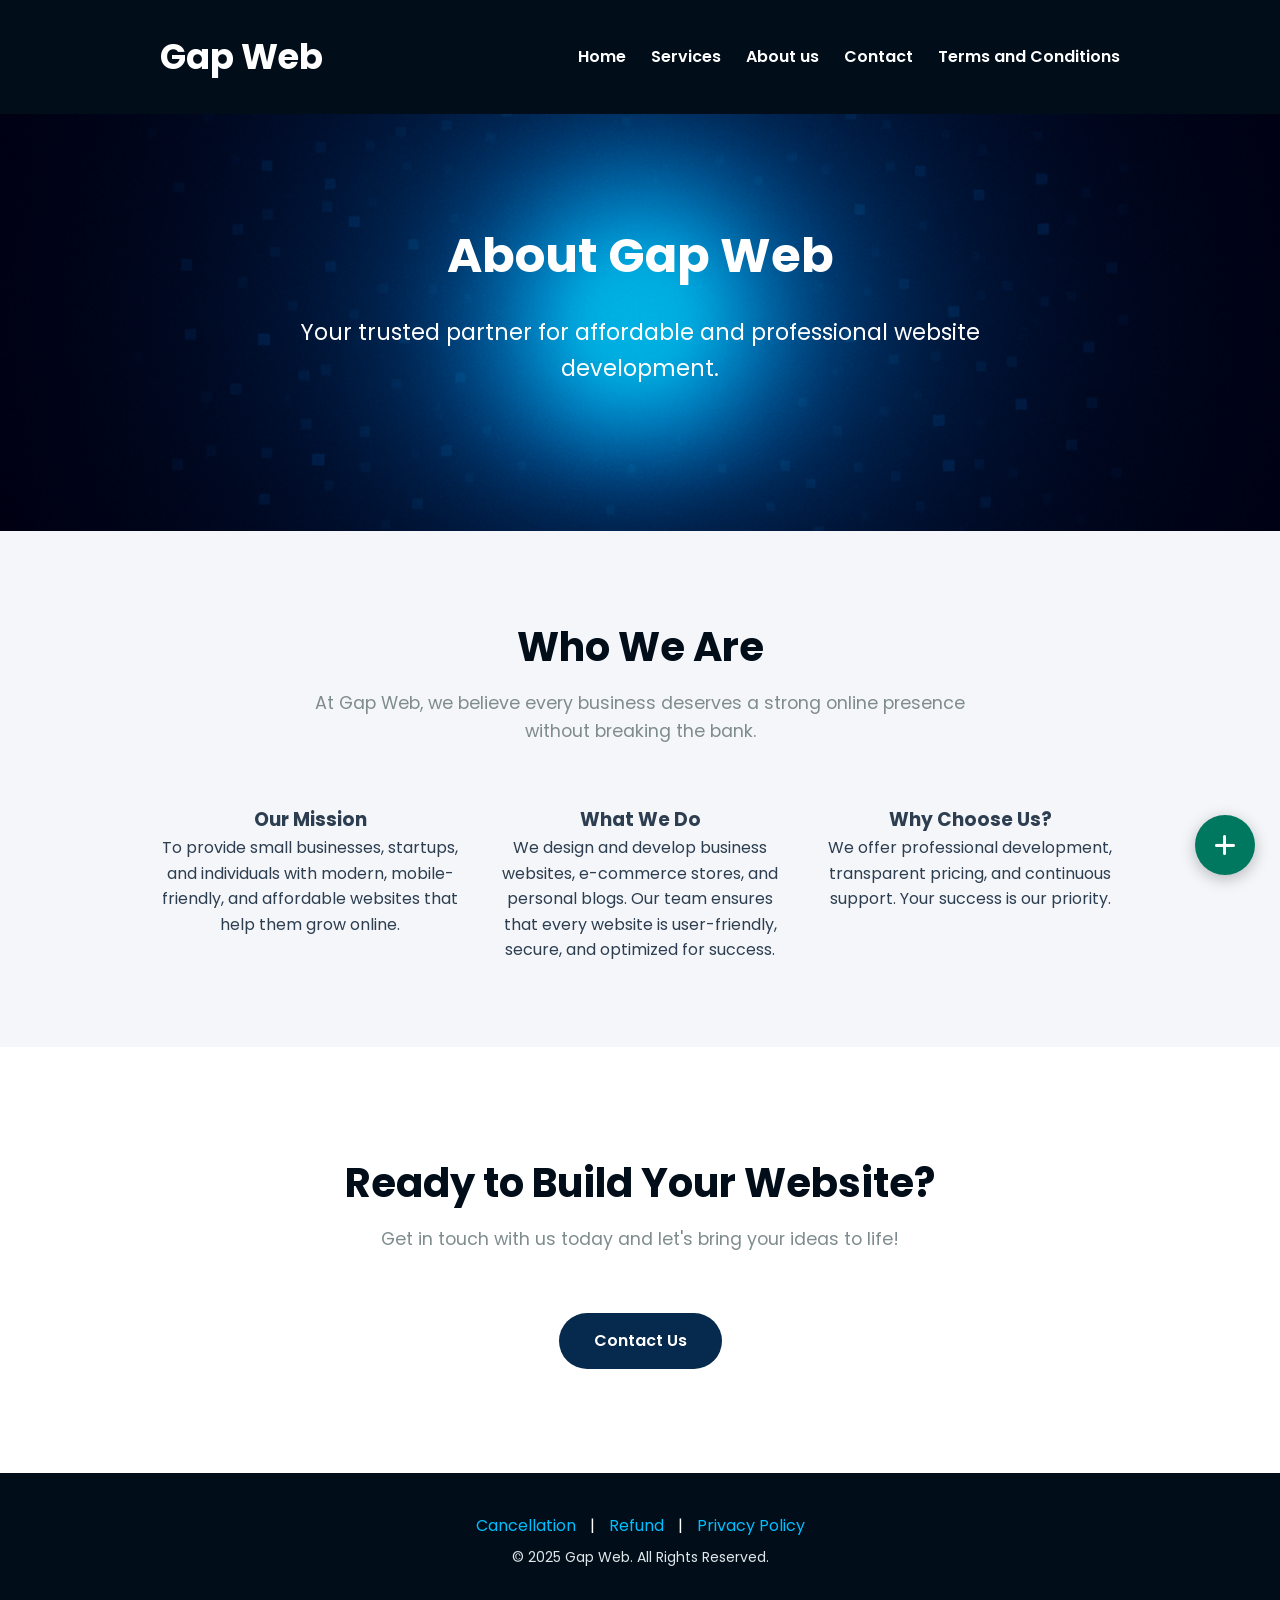
<file: about.html>
<!DOCTYPE html>
<html lang="en">
<head>
  <link
    rel="stylesheet"
    href="https://cdnjs.cloudflare.com/ajax/libs/font-awesome/6.5.0/css/all.min.css"
  />
  <meta charset="UTF-8" />
  <meta name="viewport" content="width=device-width, initial-scale=1.0"/>
  <title>About Us - Gap Web</title>
  <link rel="stylesheet" href="style.css">
</head>
<body>

  <nav class="navbar">
        <div class="container nav-container">
            <a href="index" class="logo">Gap Web</a>
            <ul class="nav-links" id="navLinks">
                <li><a href="index">Home</a></li>
                <li><a href="services">Services</a></li>
                <li><a href="about">About us</a></li>
                <li><a href="contact">Contact</a></li>
                <li><a href="terms">Terms and Conditions</a></li>
                
            </ul>
            <button class="nav-toggle" id="navToggle">
                ☰
            </button>
        </div>
    </nav>

  <!-- Hero -->
  <header id="hero">
    <div class="container">
      <h1>About Gap Web</h1>
      <p>Your trusted partner for affordable and professional website development.</p>
    </div>
  </header>

  <!-- About -->
  <section id="about">
    <div class="container">
      <h2>Who We Are</h2>
      <p class="subtitle">At Gap Web, we believe every business deserves a strong online presence without breaking the bank.</p>
      
      <div class="about-grid">
        <div class="about-item">
          <h3>Our Mission</h3>
          <p>To provide small businesses, startups, and individuals with modern, mobile-friendly, and affordable websites that help them grow online.</p>
        </div>
        <div class="about-item">
          <h3>What We Do</h3>
          <p>We design and develop business websites, e-commerce stores, and personal blogs. Our team ensures that every website is user-friendly, secure, and optimized for success.</p>
        </div>
        <div class="about-item">
          <h3>Why Choose Us?</h3>
          <p>We offer professional development, transparent pricing, and continuous support. Your success is our priority.</p>
        </div>
      </div>
    </div>
  </section>

  <!-- CTA -->
  <section id="cta">
    <div class="container">
      <h2>Ready to Build Your Website?</h2>
      <p class="subtitle">Get in touch with us today and let's bring your ideas to life!</p>
      <a href="contact.html" class="btn">Contact Us</a>
    </div>
  </section>

  <footer>
  <div class="container" style="text-align: center; padding: 20px 0;">
    
    <!-- Footer Links -->
    <p style="margin-bottom: 8px;">
      <a href="cancellation.html" style="color: #00bfff; text-decoration: none; margin: 0 10px;">Cancellation</a> |
      <a href="refund.html" style="color: #00bfff; text-decoration: none; margin: 0 10px;">Refund</a> |
      <a href="privacy.html" style="color: #00bfff; text-decoration: none; margin: 0 10px;">Privacy Policy</a>
    </p>

    <p style="color: #dfe7ea; font-size: 14px;">
      &copy; 2025 Gap Web. All Rights Reserved.
    </p>
  </div>
</footer>


  <!-- Script -->
  <script>
    // Scroll animation
    const observer = new IntersectionObserver(entries => {
      entries.forEach(entry => {
        if (entry.isIntersecting) {
          entry.target.classList.add('is-visible');
          observer.unobserve(entry.target);
        }
      });
    }, { threshold: 0.2 });

    document.querySelectorAll('section, header').forEach(el => {
      observer.observe(el);
    });

    // Navbar toggle
    const navToggle = document.getElementById('navToggle');
    const navLinks = document.getElementById('navLinks');
    navToggle.addEventListener('click', () => {
      navLinks.classList.toggle('show');
    });
    document.addEventListener('click', function(event) {
      const isClickInsideMenu = navLinks.contains(event.target);
      const isClickOnToggle = navToggle.contains(event.target);
      if (!isClickInsideMenu && !isClickOnToggle) {
          navLinks.classList.remove('show');
      }
    });
  </script>

 <style>
    /* ===== Floating CTA Base ===== */
    .cta-container {
      position: fixed;
      bottom: 25px;
      right: 25px;
      z-index: 999;
    }

    .cta-toggle {
      width: 60px;
      height: 60px;
      border-radius: 50%;
      background: #00775f;
      color: #fff;
      display: flex;
      align-items: center;
      justify-content: center;
      font-size: 24px;
      cursor: pointer;
      box-shadow: 0 4px 15px rgba(0, 0, 0, 0.25);
      transition: transform 0.3s ease;
    }

    .cta-toggle.rotate {
      transform: rotate(45deg);
      background: #004d40;
    }

    .cta-buttons {
      display: flex;
      flex-direction: column;
      align-items: center;
      position: absolute;
      bottom: 70px;
      right: 0;
      opacity: 0;
      pointer-events: none;
      transition: all 0.3s ease;
      gap: 12px;
    }

    .cta-container.active .cta-buttons {
      opacity: 1;
      pointer-events: auto;
      transform: translateY(-10px);
    }

    .cta-btn {
      width: 50px;
      height: 50px;
      border-radius: 50%;
      display: flex;
      align-items: center;
      justify-content: center;
      font-size: 22px;
      color: white;
      box-shadow: 0 3px 10px rgba(0, 0, 0, 0.25);
      transition: transform 0.3s ease, background 0.3s ease;
    }

    .cta-btn.whatsapp {
      background: #25d366;
    }

    .cta-btn.call {
      background: #007aff;
    }

    .cta-btn:hover {
      transform: scale(1.1);
    }
  </style>

  <div class="cta-container" id="ctaContainer">
    <div class="cta-toggle" id="ctaToggle">
      <i class="fas fa-plus"></i>
    </div>
    <div class="cta-buttons">
      <a href="https://wa.me/919888445252" target="_blank" class="cta-btn whatsapp">
        <i class="fab fa-whatsapp"></i>
      </a>
      <a href="tel:+919988720946" class="cta-btn call">
        <i class="fas fa-phone"></i>
      </a>
    </div>
  </div>

  <script>
    const toggle = document.getElementById("ctaToggle");
    const container = document.getElementById("ctaContainer");

    toggle.addEventListener("click", () => {
      container.classList.toggle("active");
      toggle.classList.toggle("rotate");
    });
  </script>
  
</body>
</html>
</file>
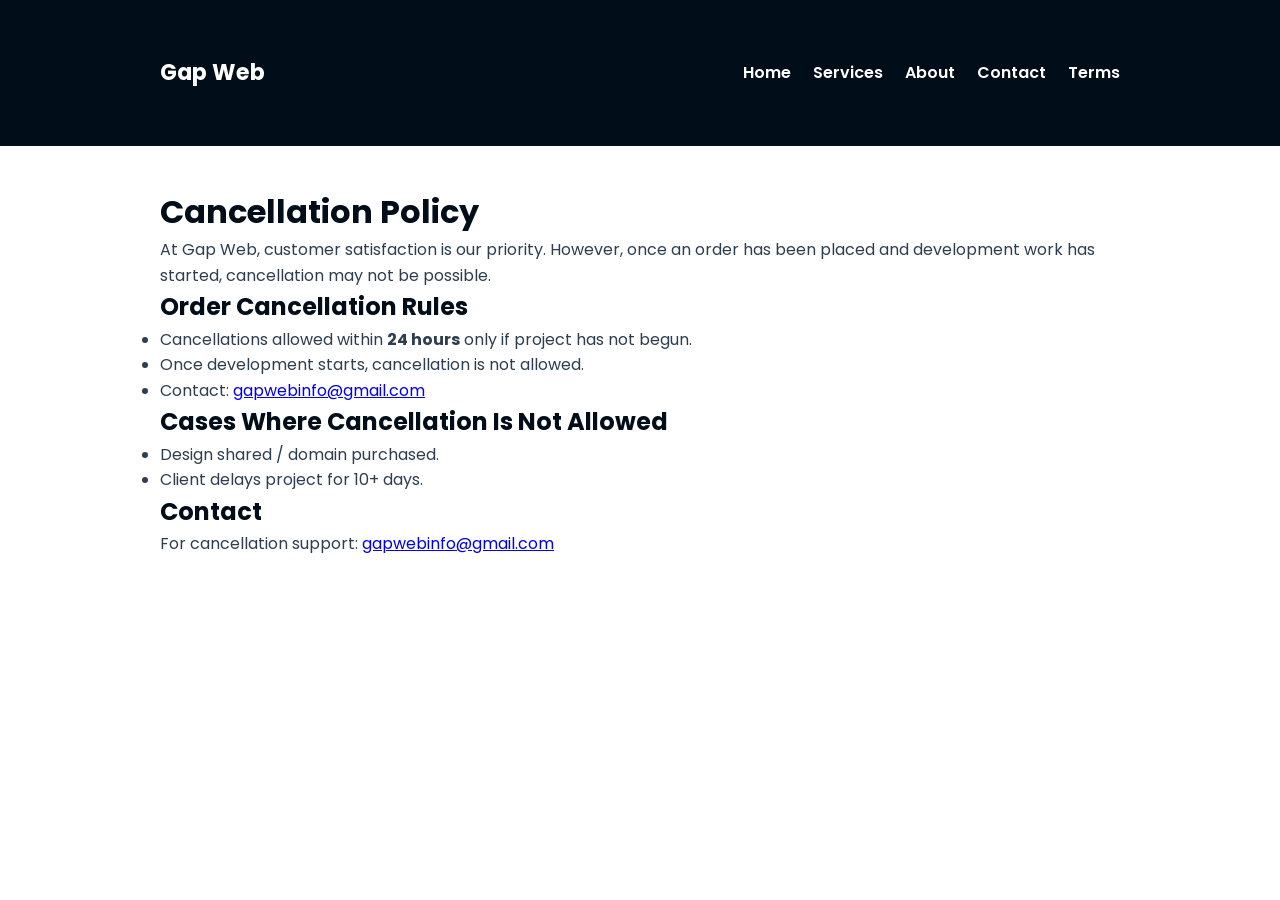
<file: cancellation.html>
<!DOCTYPE html>
<html lang="en">
<head>
  <meta charset="UTF-8" />
  <meta name="viewport" content="width=device-width, initial-scale=1.0" />
  <title>Cancellation Policy | Gap Web</title>
  <link rel="stylesheet" href="https://fonts.googleapis.com/css2?family=Poppins:wght@400;600;700&display=swap" />
  <style>
:root {
    --primary-color: #010d19;
    --light-text: #ffffff;
    --dark-text: #2c3e50;
}
* {margin: 0; padding: 0; box-sizing: border-box;}
body {font-family: 'Poppins', sans-serif; color: var(--dark-text); line-height: 1.6;}
.container {max-width: 1000px; margin: auto; padding: 40px 20px;}
nav.navbar {background: var(--primary-color); color: var(--light-text); padding: 15px 0; position: sticky; top: 0;}
.nav-container {display: flex; justify-content: space-between; align-items: center;}
.navbar .logo {color: white; font-weight: 700; font-size: 1.4rem; text-decoration: none;}
.nav-links {display: flex; gap: 22px; list-style: none;}
.nav-links li a {color: white; text-decoration: none; font-weight: 600;}
h1, h2 {color: var(--primary-color);}  
  </style>
</head>
<body>
<nav class="navbar">
  <div class="container nav-container">
    <a href="index" class="logo">Gap Web</a>
    <ul class="nav-links">
      <li><a href="index">Home</a></li>
      <li><a href="services">Services</a></li>
      <li><a href="about">About</a></li>
      <li><a href="contact">Contact</a></li>
      <li><a href="terms">Terms</a></li>
      
    </ul>
  </div>
</nav>
<div class="container">
  <h1>Cancellation Policy</h1>
  <p>At Gap Web, customer satisfaction is our priority. However, once an order has been placed and development work has started, cancellation may not be possible.</p>

  <h2>Order Cancellation Rules</h2>
  <ul>
    <li>Cancellations allowed within <strong>24 hours</strong> only if project has not begun.</li>
    <li>Once development starts, cancellation is not allowed.</li>
    <li>Contact: <a href="mailto:gapwebinfo@gmail.com">gapwebinfo@gmail.com</a></li>
  </ul>

  <h2>Cases Where Cancellation Is Not Allowed</h2>
  <ul>
    <li>Design shared / domain purchased.</li>
    <li>Client delays project for 10+ days.</li>
  </ul>

  <h2>Contact</h2>
  <p>For cancellation support: <a href="mailto:gapwebinfo@gmail.com">gapwebinfo@gmail.com</a></p>
</div>
</body>
</html>
</file>
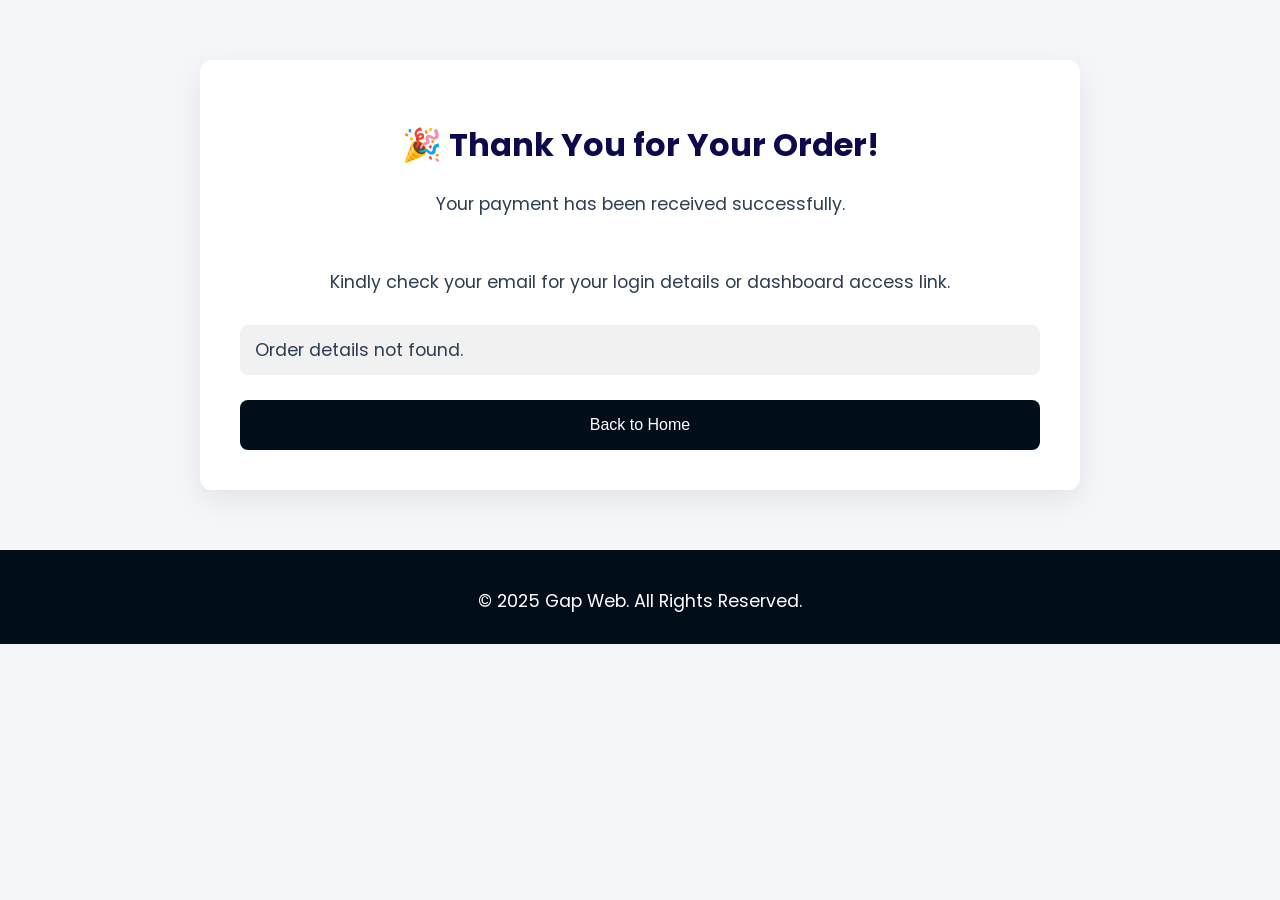
<file: order.html>
<!DOCTYPE html>
<html lang="en">
<head>
<meta charset="UTF-8">
<meta name="viewport" content="width=device-width, initial-scale=1.0">
<title>Order Confirmed | Gap Web</title>
<link rel="icon" href="favicon.ico" type="image/x-icon">
<style>
@import url('https://fonts.googleapis.com/css2?family=Poppins:wght@400;600;700&display=swap');
body{font-family:'Poppins',sans-serif;background:#f5f6fa;margin:0;padding:0;color:#2c3e50;}
.container{max-width:800px;margin:60px auto;background:#fff;padding:40px;border-radius:12px;box-shadow:0 10px 30px rgba(0,0,0,0.08);}
h1{text-align:center;color:#0d0a4c;}
p{text-align:center;font-size:1.1rem;margin-bottom:10px;}
.details{margin-top:30px;}
.details p{background:#f1f1f1;padding:12px 15px;border-radius:8px;margin:10px 0;display:flex;justify-content:space-between;}
.details span{font-weight:600;color:#010d19;}
footer{text-align:center;padding:20px 0;margin-top:40px;background:#010d19;color:white;}
.btn{display:block;width:100%;padding:16px;margin-top:25px;background-color:#010d19;color:#fff;border:none;border-radius:8px;cursor:pointer;font-size:16px;transition:0.3s;}
.btn:hover{background-color:#0d0a4c;}
</style>
</head>
<body>

<div class="container">
  <h1>🎉 Thank You for Your Order!</h1>
  <p>Your payment has been received successfully.</p>
  <br>
  <p>Kindly check your email for your login details or dashboard access link.</p>
  <div class="details" id="orderDetails"></div>
  <button class="btn" onclick="window.location.href='index'">Back to Home</button>
</div>

<footer>
  <p>&copy; 2025 Gap Web. All Rights Reserved.</p>
</footer>

<script>
  const orderData = JSON.parse(sessionStorage.getItem("orderData"));

  if (orderData) {
    document.getElementById("orderDetails").innerHTML = `
      <p><strong>Payment ID:</strong> <span>${orderData.payment_id}</span></p>
      <p><strong>Name:</strong> <span>${orderData.name}</span></p>
      <p><strong>Email:</strong> <span>${orderData.email}</span></p>
      <p><strong>WhatsApp:</strong> <span>${orderData.whatsapp}</span></p>
      <p><strong>Plan:</strong> <span>${orderData.plan}</span></p>
      <p><strong>Website Type:</strong> <span>${orderData.websiteType}</span></p>
      <p><strong>Description:</strong> <span>${orderData.description}</span></p>
      <p><strong>Amount Paid:</strong> <span>₹${orderData.price}</span></p>
    `;
  } else {
    document.getElementById("orderDetails").innerHTML = `<p>Order details not found.</p>`;
  }
</script>

</body>
</html>
</file>
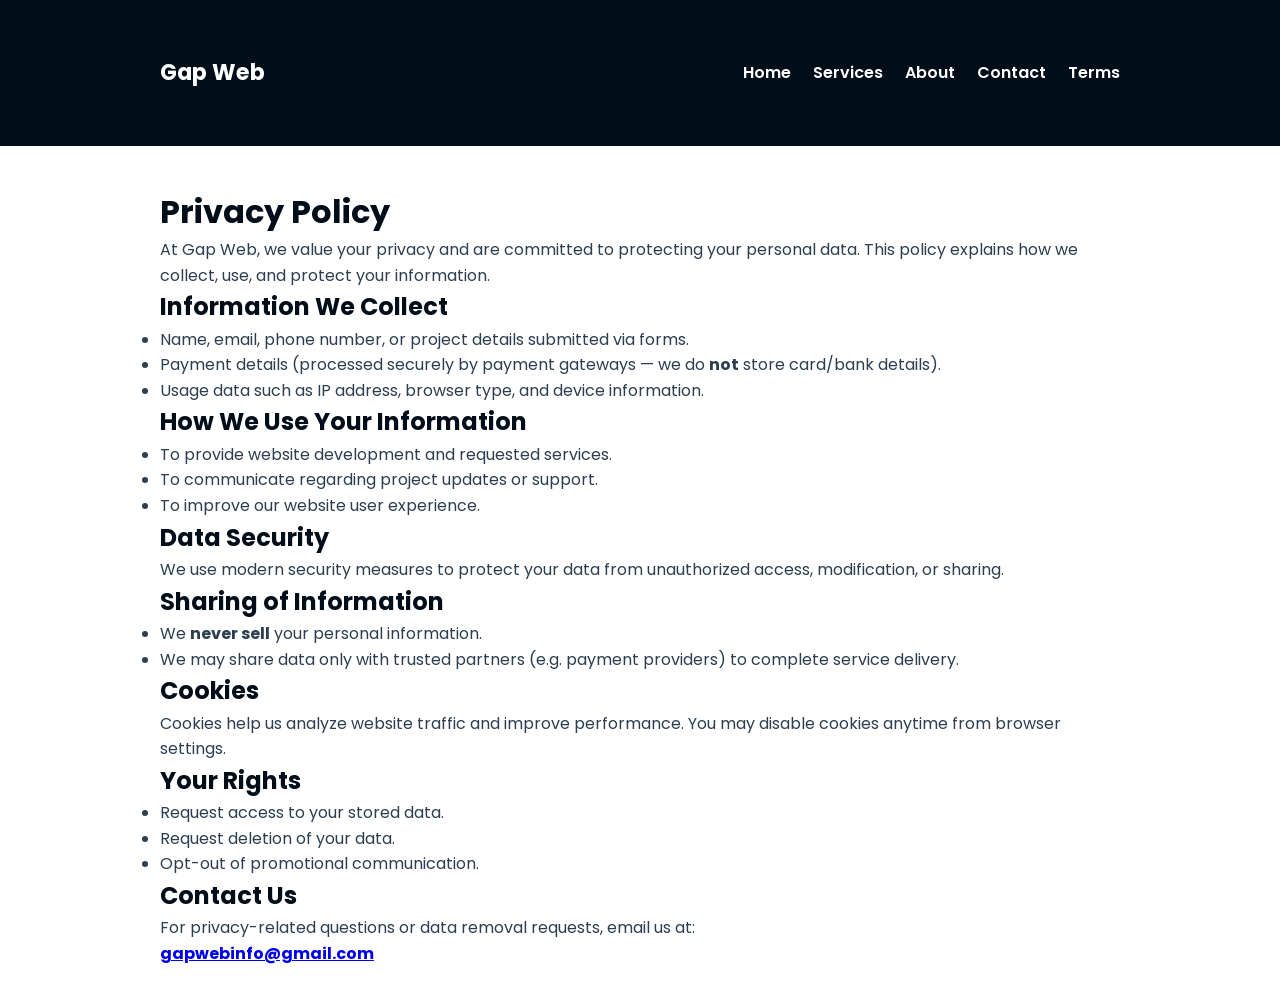
<file: privacy.html>
<!DOCTYPE html>
<html lang="en">
<head>
  <meta charset="UTF-8" />
  <meta name="viewport" content="width=device-width, initial-scale=1.0" />
  <title>Privacy Policy | Gap Web</title>
  <link rel="stylesheet" href="https://fonts.googleapis.com/css2?family=Poppins:wght@400;600;700&display=swap" />
  <style>
:root {
    --primary-color: #010d19;
    --light-text: #ffffff;
    --dark-text: #2c3e50;
}
* {margin: 0; padding: 0; box-sizing: border-box;}
body {font-family: 'Poppins', sans-serif; color: var(--dark-text); line-height: 1.6;}
.container {max-width: 1000px; margin: auto; padding: 40px 20px;}

/* Navbar */
nav.navbar {background: var(--primary-color); color: var(--light-text); padding: 15px 0; position: sticky; top: 0;}
.nav-container {display: flex; justify-content: space-between; align-items: center;}
.navbar .logo {color: white; font-weight: 700; font-size: 1.4rem; text-decoration: none;}
.nav-links {display: flex; gap: 22px; list-style: none;}
.nav-links li a {color: white; text-decoration: none; font-weight: 600;}

h1, h2 {color: var(--primary-color);}
  </style>
</head>
<body>

<nav class="navbar">
  <div class="container nav-container">
    <a href="index" class="logo">Gap Web</a>
    <ul class="nav-links">
      <li><a href="index">Home</a></li>
      <li><a href="services">Services</a></li>
      <li><a href="about">About</a></li>
      <li><a href="contact">Contact</a></li>
      <li><a href="terms">Terms</a></li>
      
    </ul>
  </div>
</nav>

<div class="container">
  <h1>Privacy Policy</h1>
  <p>At Gap Web, we value your privacy and are committed to protecting your personal data. This policy explains how we collect, use, and protect your information.</p>

  <h2>Information We Collect</h2>
  <ul>
    <li>Name, email, phone number, or project details submitted via forms.</li>
    <li>Payment details (processed securely by payment gateways — we do <strong>not</strong> store card/bank details).</li>
    <li>Usage data such as IP address, browser type, and device information.</li>
  </ul>

  <h2>How We Use Your Information</h2>
  <ul>
    <li>To provide website development and requested services.</li>
    <li>To communicate regarding project updates or support.</li>
    <li>To improve our website user experience.</li>
  </ul>

  <h2>Data Security</h2>
  <p>We use modern security measures to protect your data from unauthorized access, modification, or sharing.</p>

  <h2>Sharing of Information</h2>
  <ul>
    <li>We <strong>never sell</strong> your personal information.</li>
    <li>We may share data only with trusted partners (e.g. payment providers) to complete service delivery.</li>
  </ul>

  <h2>Cookies</h2>
  <p>Cookies help us analyze website traffic and improve performance. You may disable cookies anytime from browser settings.</p>

  <h2>Your Rights</h2>
  <ul>
    <li>Request access to your stored data.</li>
    <li>Request deletion of your data.</li>
    <li>Opt-out of promotional communication.</li>
  </ul>

  <h2>Contact Us</h2>
  <p>For privacy-related questions or data removal requests, email us at:</p>
  <p><strong><a href="mailto:gapwebinfo@gmail.com">gapwebinfo@gmail.com</a></strong></p>
</div>

</body>
</html>
</file>
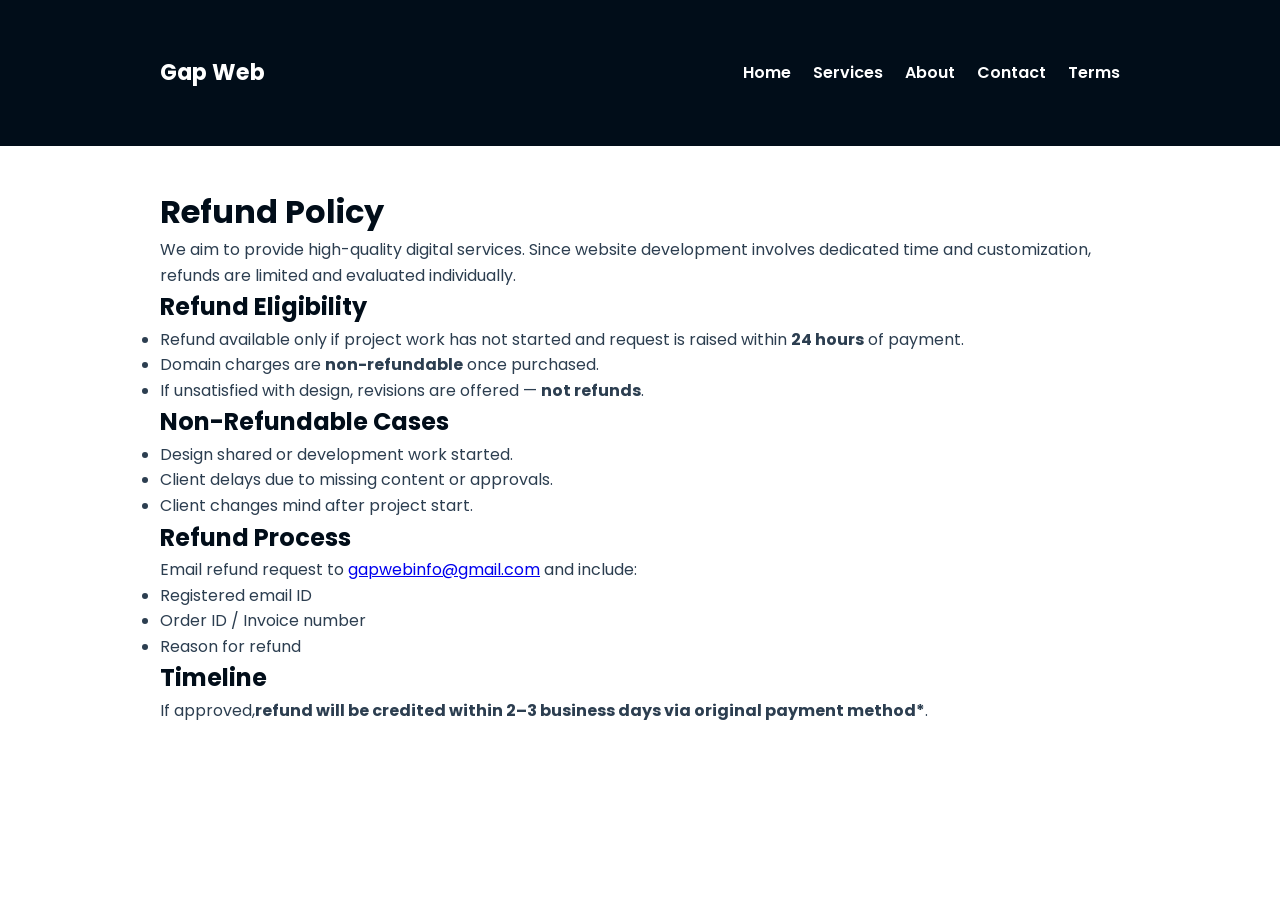
<file: refund.html>
<!DOCTYPE html>
<html lang="en">
<head>
  <meta charset="UTF-8" />
  <meta name="viewport" content="width=device-width, initial-scale=1.0" />
  <title>Refund Policy | Gap Web</title>
  <link rel="stylesheet" href="https://fonts.googleapis.com/css2?family=Poppins:wght@400;600;700&display=swap" />
  <style>
:root {
    --primary-color: #010d19;
    --light-text: #ffffff;
    --dark-text: #2c3e50;
}
* {margin: 0; padding: 0; box-sizing: border-box;}
body {font-family: 'Poppins', sans-serif; color: var(--dark-text); line-height: 1.6;}
.container {max-width: 1000px; margin: auto; padding: 40px 20px;}

/* Navbar */
nav.navbar {background: var(--primary-color); color: var(--light-text); padding: 15px 0; position: sticky; top: 0;}
.nav-container {display: flex; justify-content: space-between; align-items: center;}
.navbar .logo {color: white; font-weight: 700; font-size: 1.4rem; text-decoration: none;}
.nav-links {display: flex; gap: 22px; list-style: none;}
.nav-links li a {color: white; text-decoration: none; font-weight: 600;}

h1, h2 {color: var(--primary-color);}  
  </style>
</head>
<body>
<nav class="navbar">
  <div class="container nav-container">
    <a href="index" class="logo">Gap Web</a>
    <ul class="nav-links">
      <li><a href="index">Home</a></li>
      <li><a href="services">Services</a></li>
      <li><a href="about">About</a></li>
      <li><a href="contact">Contact</a></li>
      <li><a href="terms">Terms</a></li>
      
    </ul>
  </div>
</nav>

<div class="container">
  <h1>Refund Policy</h1>
  <p>We aim to provide high-quality digital services. Since website development involves dedicated time and customization, refunds are limited and evaluated individually.</p>

  <h2>Refund Eligibility</h2>
  <ul>
    <li>Refund available only if project work has not started and request is raised within <strong>24 hours</strong> of payment.</li>
    <li>Domain charges are <strong>non-refundable</strong> once purchased.</li>
    <li>If unsatisfied with design, revisions are offered — <strong>not refunds</strong>.</li>
  </ul>

  <h2>Non-Refundable Cases</h2>
  <ul>
    <li>Design shared or development work started.</li>
    <li>Client delays due to missing content or approvals.</li>
    <li>Client changes mind after project start.</li>
  </ul>

  <h2>Refund Process</h2>
  <p>Email refund request to <a href="gapwebinfo@gmail.com">gapwebinfo@gmail.com</a> and include:</p>
  <ul>
    <li>Registered email ID</li>
    <li>Order ID / Invoice number</li>
    <li>Reason for refund</li>
  </ul>

  <h2>Timeline</h2>
  <p>If approved,<strong>refund will be credited within 2–3 business days via original payment method*</strong>.</p>
</div>
</body>
</html>
</file>
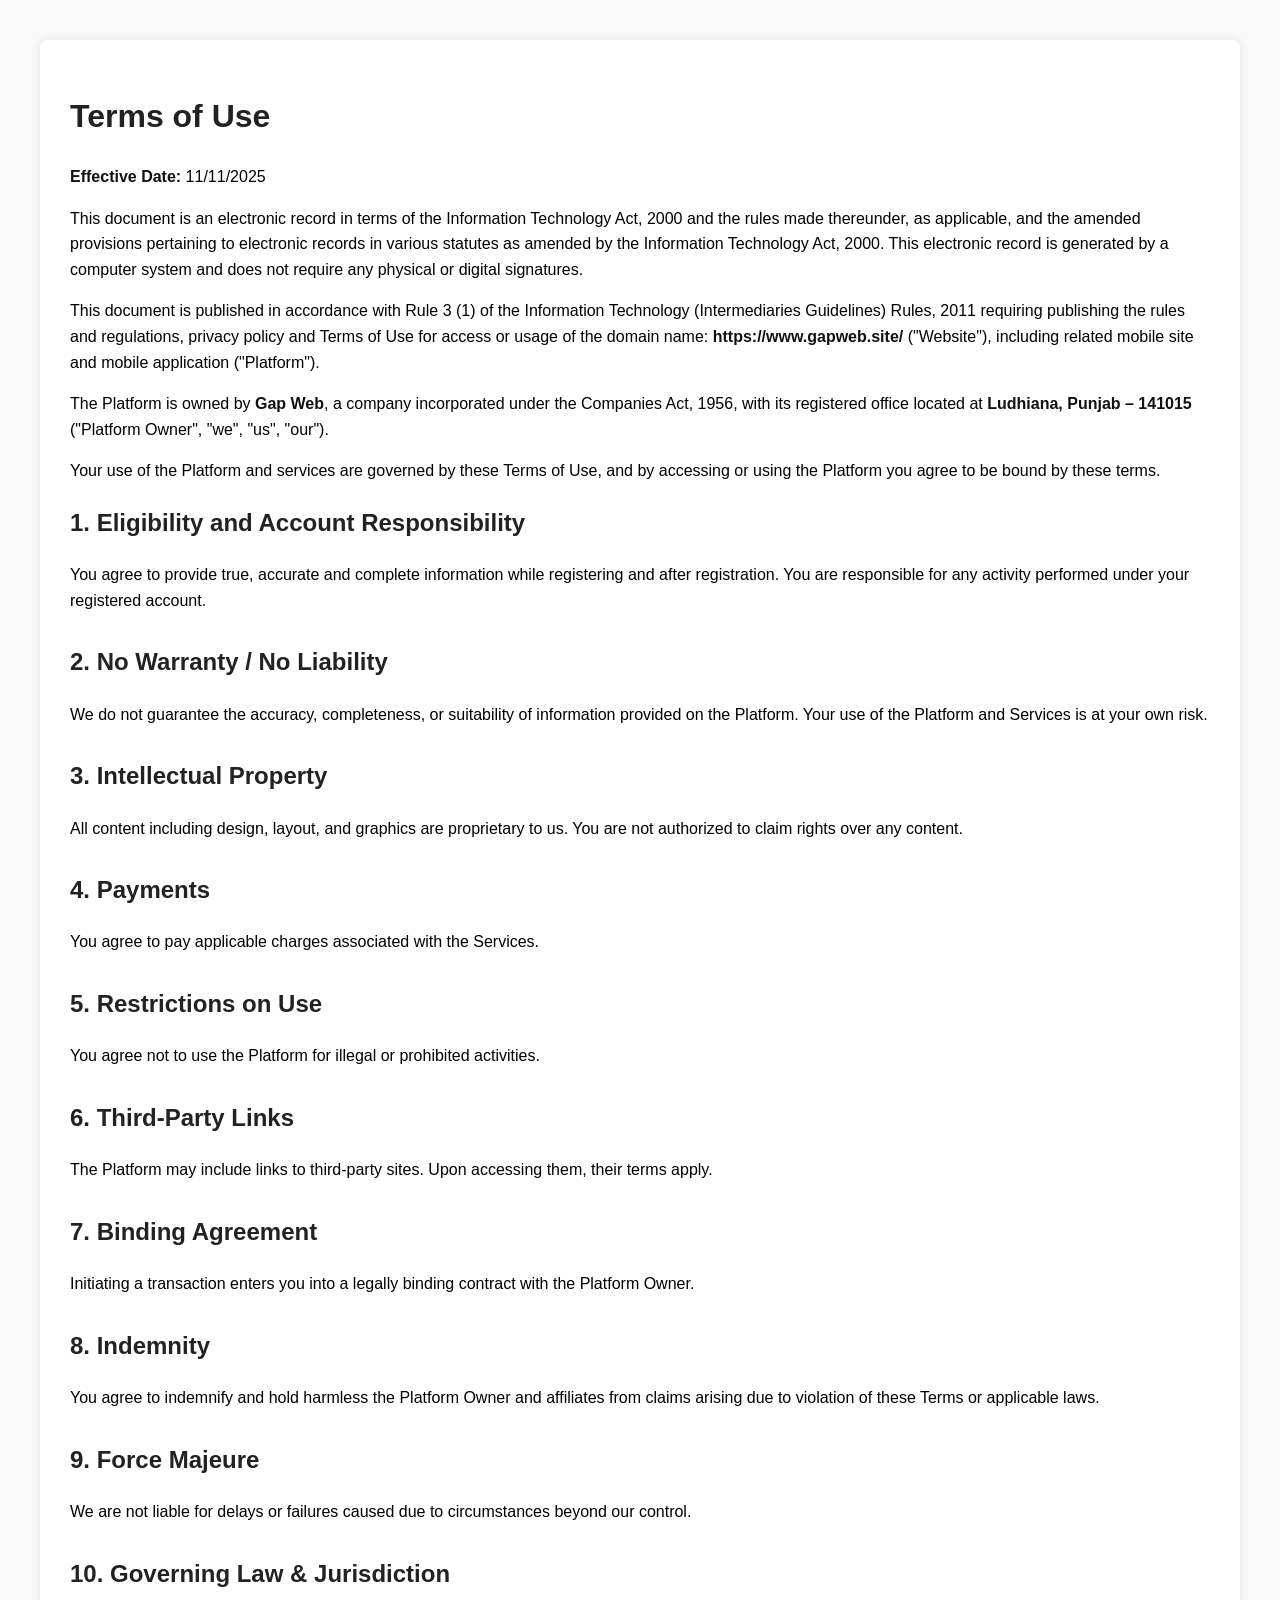
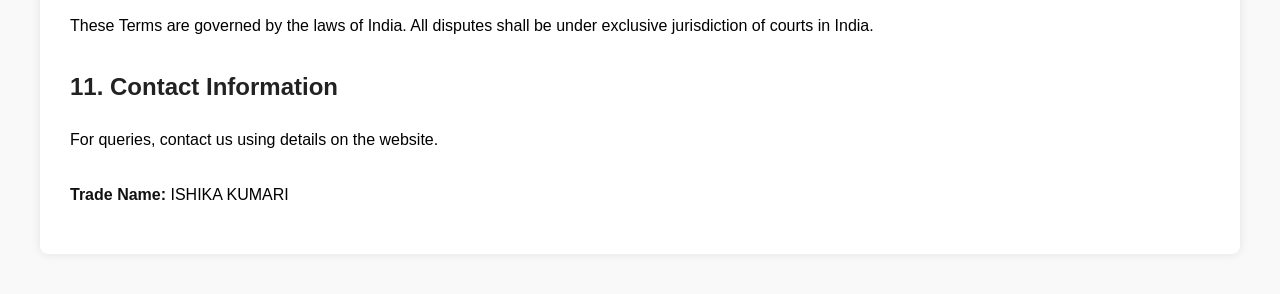
<file: terms.html>
<!DOCTYPE html>
<html lang="en">
<head>
    <meta charset="UTF-8" />
    <meta name="viewport" content="width=device-width, initial-scale=1.0" />
    <title>Terms of Use - Gap Web</title>
    <style>
        body {
            font-family: Arial, sans-serif;
            margin: 40px;
            line-height: 1.6;
            background-color: #f9f9f9;
        }
        h1, h2 {
            color: #222;
        }
        .container {
            max-width: 1200px;
            margin: auto;
            background: #fff;
            padding: 30px;
            border-radius: 8px;
            box-shadow: 0 0 10px rgba(0,0,0,0.1);
        }
        section {
            margin-bottom: 30px;
        }
        strong { color: #111; }
    </style>
</head>
<body>
<div class="container">
    <h1>Terms of Use</h1>
    <p><strong>Effective Date:</strong> 11/11/2025</p>

    <p>This document is an electronic record in terms of the Information Technology Act, 2000 and the rules made thereunder, as applicable, and the amended provisions pertaining to electronic records in various statutes as amended by the Information Technology Act, 2000. This electronic record is generated by a computer system and does not require any physical or digital signatures.</p>

    <p>This document is published in accordance with Rule 3 (1) of the Information Technology (Intermediaries Guidelines) Rules, 2011 requiring publishing the rules and regulations, privacy policy and Terms of Use for access or usage of the domain name: <strong>https://www.gapweb.site/</strong> ("Website"), including related mobile site and mobile application ("Platform").</p>

    <p>The Platform is owned by <strong>Gap Web</strong>, a company incorporated under the Companies Act, 1956, with its registered office located at <strong>Ludhiana, Punjab – 141015</strong> ("Platform Owner", "we", "us", "our").</p>

    <p>Your use of the Platform and services are governed by these Terms of Use, and by accessing or using the Platform you agree to be bound by these terms.</p>

    <section>
        <h2>1. Eligibility and Account Responsibility</h2>
        <p>You agree to provide true, accurate and complete information while registering and after registration. You are responsible for any activity performed under your registered account.</p>
    </section>

    <section>
        <h2>2. No Warranty / No Liability</h2>
        <p>We do not guarantee the accuracy, completeness, or suitability of information provided on the Platform. Your use of the Platform and Services is at your own risk.</p>
    </section>

    <section>
        <h2>3. Intellectual Property</h2>
        <p>All content including design, layout, and graphics are proprietary to us. You are not authorized to claim rights over any content.</p>
    </section>

    <section>
        <h2>4. Payments</h2>
        <p>You agree to pay applicable charges associated with the Services.</p>
    </section>

    <section>
        <h2>5. Restrictions on Use</h2>
        <p>You agree not to use the Platform for illegal or prohibited activities.</p>
    </section>

    <section>
        <h2>6. Third-Party Links</h2>
        <p>The Platform may include links to third-party sites. Upon accessing them, their terms apply.</p>
    </section>

    <section>
        <h2>7. Binding Agreement</h2>
        <p>Initiating a transaction enters you into a legally binding contract with the Platform Owner.</p>
    </section>

    <section>
        <h2>8. Indemnity</h2>
        <p>You agree to indemnify and hold harmless the Platform Owner and affiliates from claims arising due to violation of these Terms or applicable laws.</p>
    </section>

    <section>
        <h2>9. Force Majeure</h2>
        <p>We are not liable for delays or failures caused due to circumstances beyond our control.</p>
    </section>

    <section>
        <h2>10. Governing Law & Jurisdiction</h2>
        <p>These Terms are governed by the laws of India. All disputes shall be under exclusive jurisdiction of courts in India.</p>
    </section>

    <section>
        <h2>11. Contact Information</h2>
        <p>For queries, contact us using details on the website.</p>
    </section>

    <p><strong>Trade Name:</strong> ISHIKA KUMARI</p>
</div>
</body>
</html>
</file>
<file: style.css>
/* ---------- Base Styles & Typography ---------- */
@import url('https://fonts.googleapis.com/css2?family=Poppins:wght@400;600;700&display=swap');

:root {
    --primary-color: #010d19;
    --secondary-color: rgb(255, 255, 255)3d5;
    --light-bg: #f5f6fa;
    --dark-text: #2c3e50;
    --light-text: #ecf0f1;
    --card-shadow: 0 10px 30px rgba(204, 115, 115, 0.08);
}

/* Smooth scroll */
html {
    scroll-behavior: smooth;
}

* {
    box-sizing: border-box;
    margin: 0;
    padding: 0;
}

body {
    font-family: 'Poppins', sans-serif;
    background-color: #fff;
    color: var(--dark-text);
    line-height: 1.6;
    overflow-x: hidden;
}

/* Container */
.container {
    max-width: 1000px;
    margin: auto;
    padding: 4px 20px;
}

/* Navbar */
.nav-container {
    display: flex;
    justify-content: space-between;
    align-items: center;
}
.navbar {
    background-color: #010d19;
    color: white;
    padding: 25px 0;
    position: sticky;
    top: 0;
    z-index: 1000;
}
.navbar .logo {
    color: white;
    font-weight: 700;
    font-size: 2.2rem;
    text-decoration: none;
}
.nav-links {
    list-style: none;
    display: flex;
    gap: 25px;
}
.nav-links li a {
    color: white;
    text-decoration: none;
    font-weight: 600;
    transition: color 0.3s;
}
.nav-links li a:hover {
    color: #010d19;
}
.nav-toggle {
    display: none;
    font-size: 2rem;
    background: none;
    border: none;
    color: white;
    cursor: pointer;
}
.btn-nav {
    background-color: var(--primary-color);
    color: white;
    padding: 10px 20px;
    border-radius: 50px;
    font-weight: 600;
    transition: transform 0.3s ease, background-color 0.3s ease;
    border: none;
    cursor: pointer;
}
.btn-nav:hover {
    background-color: #010d19;
    transform: translateY(-2px);
}

/* Hero Section */
#hero {
    background: url("hero-banner.png") no-repeat center center/cover;
    color: white;
    padding: 100px 20px;
    position: relative;
    text-align: center;
}
.hero-content {
    display: flex;
    justify-content: space-between;
    align-items: center;
    max-width: 1200px;
    margin: auto;
}
.hero-side-img {
    width: 720px;
    max-width: 100%;
    animation: float 5s ease-in-out infinite alternate;
}
@keyframes float {
    0% { transform: translateX(300px); }
    100% { transform: translateX(350px); }
}
#hero h1 {
    font-size: 3rem;
    margin-bottom: 20px;
    font-weight: 700;
}
#hero p {
    font-size: 1.4rem;
    max-width: 700px;
    margin: 0 auto 40px;
}

/* Sections */
section {
    padding: 100px 20px;
    text-align: center;
    opacity: 0;
    transform: translateY(50px);
    transition: opacity 1s ease-out, transform 1s ease-out;
}
section.is-visible {
    opacity: 1;
    transform: translateY(0);
}
h2 {
    font-size: 2.5rem;
    color: #010d19;
    margin-bottom: 10px;
}
.subtitle {
    font-size: 1.1rem;
    color: #7f8c8d;
    margin-bottom: 60px;
    max-width: 700px;
    margin-left: auto;
    margin-right: auto;
}

/* Buttons */
.btn {
    background-color: #062a4d;
    color: white;
    padding: 15px 35px;
    text-decoration: none;
    border-radius: 50px;
    font-weight: 600;
    transition: transform 0.3s ease, background-color 0.3s ease;
    display: inline-block;
    border: none;
    cursor: pointer;
}
.btn:hover {
    background-color: #010d19;
    transform: translateY(-5px);
}

/* Services */
#services {
    background-color: var(--light-bg);
}
.service-grid {
    display: grid;
    grid-template-columns: repeat(auto-fit, minmax(280px, 1fr));
    gap: 30px;
}
.service-item {
    background: #fff;
    padding: 40px;
    border-radius: 12px;
    box-shadow: var(--card-shadow);
    transition: transform 0.4s ease;
}
.service-item:hover {
    transform: translateY(-15px);
}
.service-item h3 {
    color: var(--primary-color);
    margin-top: 20px;
    font-size: 1.5rem;
}
.service-item img {
    width: 80px;
    height: 80px;
}

/* Pricing */
#pricing .price-grid {
    display: flex;
    overflow-x: auto;
    padding-bottom: 20px;
    scroll-snap-type: x mandatory;
    -ms-overflow-style: none;
    scrollbar-width: none;
}
#pricing .price-grid::-webkit-scrollbar {
    display: none;
}
.plan {
    flex: 0 0 280px;
    max-width: 100%;
    margin-right: 20px;
    background: #fff;
    padding: 40px 20px;
    border-radius: 12px;
    box-shadow: var(--card-shadow);
    transition: transform 0.4s ease, box-shadow 0.4s ease;
    scroll-snap-align: center;
}
.plan:hover {
    transform: scale(1.05);
    box-shadow: 0 15px 40px rgba(0, 0, 0, 0.15);
}
.plan h3 {
    font-size: 1.5rem;
    margin-bottom: 10px;
}
.plan .price {
    font-size: 2rem;
    font-weight: 700;
    color: var(--primary-color);
    margin-bottom: 20px;
}
.plan ul {
    list-style: none;
    padding: 0;
    text-align: left;
    margin-bottom: 40px;
}
.plan li {
    padding: 8px 0;
    font-size: 0.95rem;
    border-bottom: 1px solid #eee;
    color: #555;
}
.plan li:last-child {
    border-bottom: none;
}
.plan.selected {
    border: 3px solid var(--primary-color);
}

/* Contact/Form */
#contact {
    background-color: var(--light-bg);
}
.form-container {
    background: #fff;
    padding: 50px;
    border-radius: 12px;
    box-shadow: var(--card-shadow);
    max-width: 700px;
    margin: 0 auto;
    display: none;
}
.form-group {
    margin-bottom: 20px;
    text-align: left;
}
.form-group label {
    display: block;
    margin-bottom: 8px;
    font-weight: 600;
}
.form-group input, 
.form-group textarea, 
.form-group select {
    width: 100%;
    padding: 15px;
    border: 1px solid #ddd;
    border-radius: 8px;
    font-size: 1rem;
    transition: border-color 0.3s ease;
}
.form-group input:focus, 
.form-group textarea:focus, 
.form-group select:focus {
    outline: none;
    border-color: var(--primary-color);
}
.form-group textarea {
    resize: vertical;
}
.payment-section {
    display: none;
    text-align: center;
}

/* Footer */
footer {
    background-color: #010d19;
    color: white;
    text-align: center;
    padding: 20px;
    margin-bottom: 0;
}

/* WhatsApp Float */
.whatsapp-float {
    position: fixed;
    width: 60px;
    height: 60px;
    bottom: 30px;
    right: 30px;
    background-color: #25D366;
    border-radius: 50%;
    text-align: center;
    box-shadow: 2px 2px 5px rgba(0,0,0,0.3);
    z-index: 1000;
    display: flex;
    align-items: center;
    justify-content: center;
    transition: transform 0.3s;
}
.whatsapp-float:hover {
    transform: scale(1.1);
}
.whatsapp-float img {
    width: 35px;
    height: 35px;
}

/* Logout Button */
#logout-btn {
    position: absolute;
    top: 15px;
    right: 20px;
    background: #ff4b5c;
    color: white;
    border: none;
    padding: 10px 18px;
    border-radius: 5px;
    cursor: pointer;
    font-size: 14px;
    transition: background 0.3s;
    z-index: 1100;
}
#logout-btn:hover {
    background: #e63b4e;
}

/* Category Buttons */
.category-bar {
    display: flex;
    gap: 12px;
    margin-bottom: 20px;
    flex-wrap: wrap;
}
.category-btn {
    padding: 10px 20px;
    border-radius: 30px;
    border: none;
    cursor: pointer;
    font-weight: 600;
    background: var(--primary-color);
    color: white;
    transition: 0.3s;
}
.category-btn.active {
    background: var(--secondary-color);
    transform: scale(1.05);
}
.category-btn:hover {
    background: var(--secondary-color);
}

/* Plan Cards */
.plan-card {
    flex: 0 0 280px;
    background: #fff;
    padding: 40px 20px;
    border-radius: 12px;
    box-shadow: var(--card-shadow);
    transition: 0.4s ease;
}
.plan-card:hover {
    transform: scale(1.05);
}
.plan-card h3 {
    font-size: 1.5rem;
    margin-bottom: 10px;
}
.plan-card .price {
    font-size: 2rem;
    font-weight: 700;
    color: var(--primary-color);
    margin-bottom: 20px;
}
.plan-card ul {
    list-style: none;
    padding: 0;
    margin-bottom: 20px;
}
.plan-card li {
    padding: 6px 0;
    border-bottom: 1px solid #eee;
}
.plan-card a.btn {
    background: var(--primary-color);
    color: white;
    padding: 10px 25px;
    border-radius: 30px;
    text-decoration: none;
    font-weight: 600;
}

/* Plans Wrapper */
.plans-wrapper {
    display: flex;
    flex-wrap: wrap;
    gap: 20px;
    justify-content: center;
    width: 100%;
}
.plans-wrapper:not(.active) {
    display: none;
}

/* ---------- Media Queries for Mobile ---------- */
@media screen and (max-width: 768px) {

    /* Navbar */
    .nav-links {
        position: absolute;
        top: 65px;
        left: 0;
        right: 0;
        background-color: #010d19;
        flex-direction: column;
        gap: 0;
        display: none;
    }
    .nav-links.show {
        display: flex;
    }
    .nav-links li {
        border-bottom: 1px solid white;
        width: 100%;
        text-align: center;
        padding: 10px 0;
    }
    .nav-toggle {
        display: block;
    }

    /* Hero */
    #hero {
        padding: 50px 20px;
    }
    .hero-content {
        flex-direction: column;
        text-align: center;
        gap: 20px;
    }
    .hero-side-img {
        width: 100%;
        max-width: 400px;
        margin-top: 20px;
        animation: none; /* optional for smoother mobile */
    }

    /* Sections */
    section {
        padding: 60px 20px;
    }

    /* Buttons */
    .btn {
        padding: 12px 25px;
    }

    /* Services */
    .service-grid {
        grid-template-columns: 1fr;
        gap: 20px;
    }

    /* Pricing */
    #pricing .price-grid {
        flex-wrap: nowrap;
    }
    .plan {
        flex: 0 0 90%;
        margin-right: 15px;
    }

    /* Forms */
    .form-container {
        padding: 30px 20px;
    }

    /* Plans Wrapper */
    .plans-wrapper {
        flex-direction: column;
        gap: 15px;
    }

    /* Footer */
    footer {
        padding: 20px 10px;
    }
}
#about {
  padding: 80px 20px;
  text-align: center;
  background: var(--light-bg);
}

.about-grid {
  display: grid;
  grid-template-columns: repeat(auto-fit, minmax(250px, 1fr));
  gap: 30px;
  max-width: 1000px;
  margin: auto;
}
.about-card {
  background: #fff;
  padding: 30px 20px;
  border-radius: 12px;
  box-shadow: var(--card-shadow);
  transition: transform 0.3s ease;
}

.about-card:hover {
  transform: translateY(-10px);
}

.about-card h3 {
  font-size: 1.5rem;
  margin-bottom: 15px;
  color: var(--primary-color);
}

.about-card p {
  font-size: 1rem;
  color: #555;
  line-height: 1.6;
}

/* Testimonials */
#testimonials {
  background-color: var(--light-bg);
}
.testimonials-grid {
  display: grid;
  grid-template-columns: repeat(auto-fit, minmax(300px, 1fr));
  gap: 30px;
  max-width: 1000px;
  margin: auto;
}
.testimonial-card {
  background: #fff;
  padding: 30px;
  border-radius: 12px;
  box-shadow: var(--card-shadow);
  text-align: center;
  transition: transform 0.3s ease;
}
.testimonial-card:hover {
  transform: translateY(-10px);
}
.testimonial-card p {
  font-style: italic;
  font-size: 1rem;
  color: #555;
  margin-bottom: 20px;
}
.testimonial-card cite {
  font-weight: 600;
  color: var(--primary-color);
}
.ad-banner {
  width: 300px;
  height: 250px;
  margin: 30px auto;
  border-radius: 12px;
  overflow: hidden;
  box-shadow: var(--card-shadow);
  background: #fff;
  display: flex;
  align-items: center;
  justify-content: center;
  transition: transform 0.3s ease;
}

.ad-banner:hover {
  transform: translateY(-5px);
}

@media screen and (max-width: 400px) {
  .ad-banner {
    width: 100%;
    max-width: 300px;
    height: 250px;
    margin: 20px auto;
  }
}
</file>
